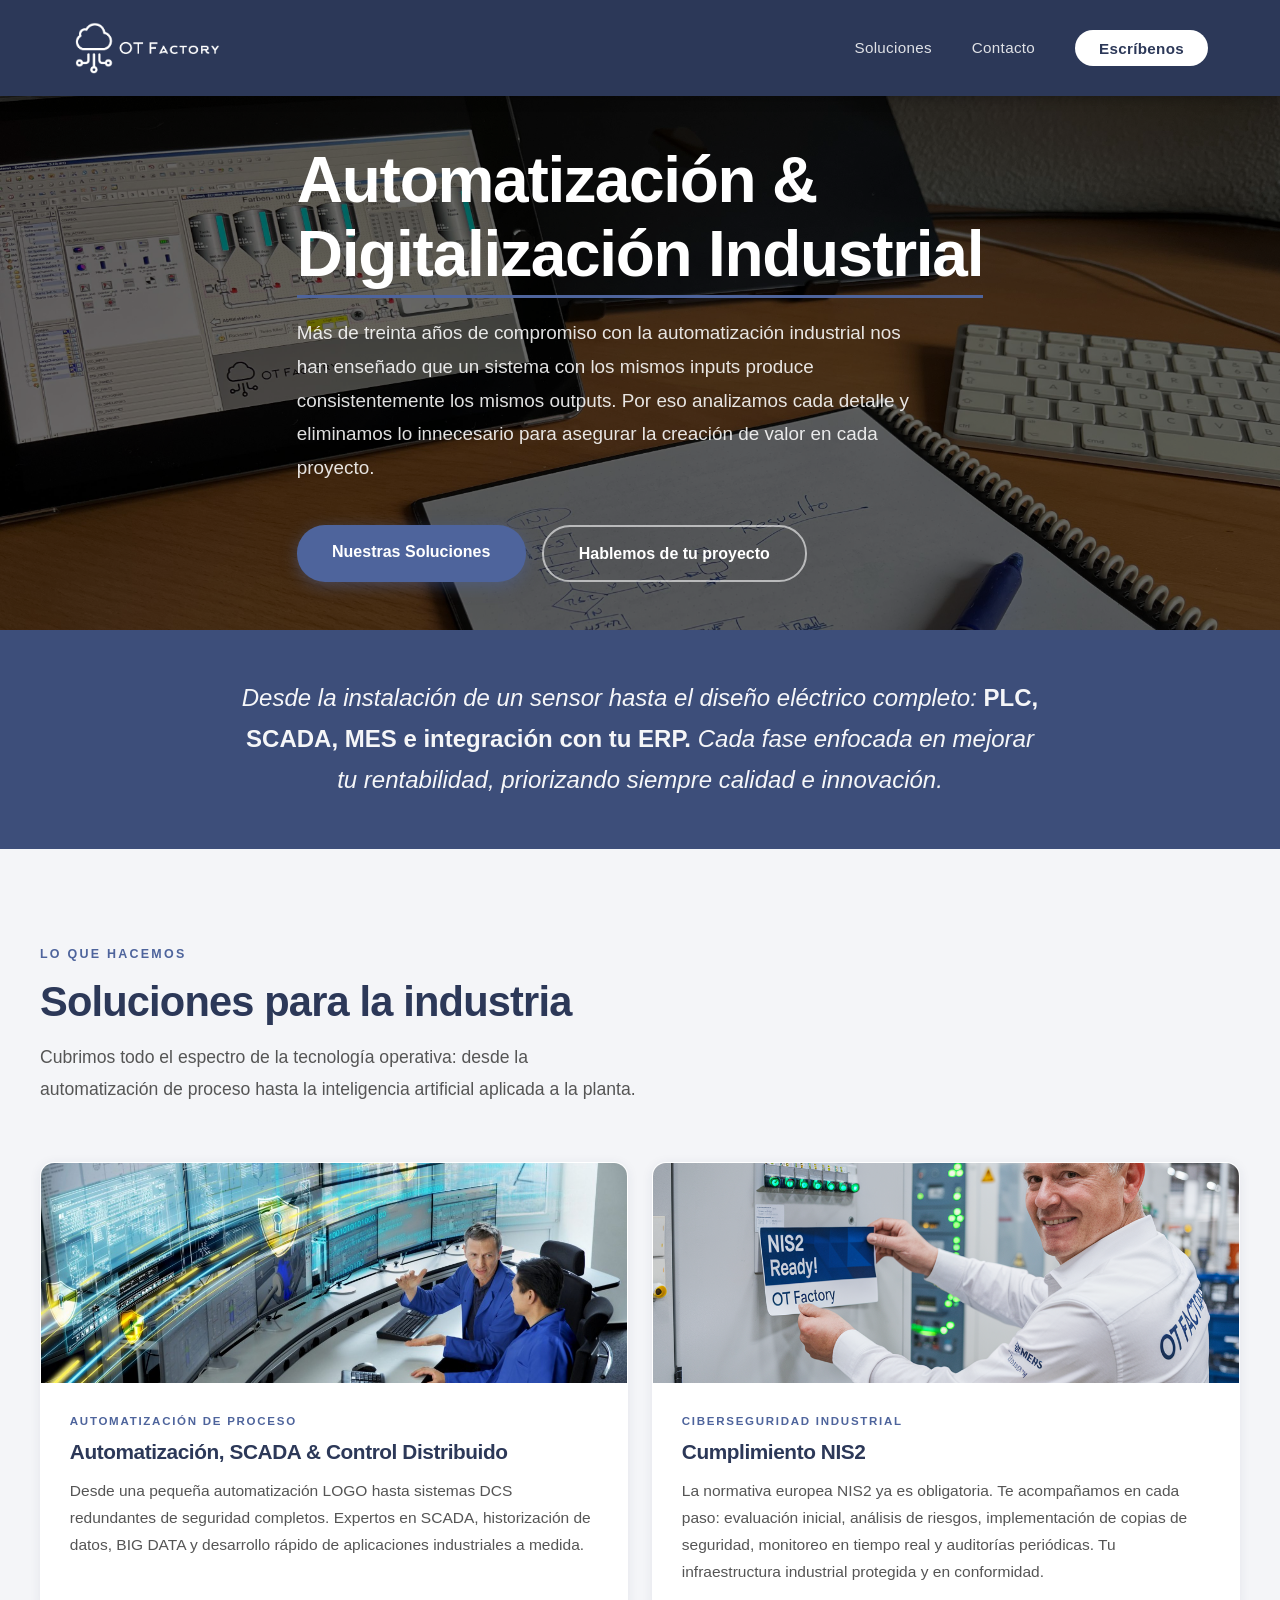
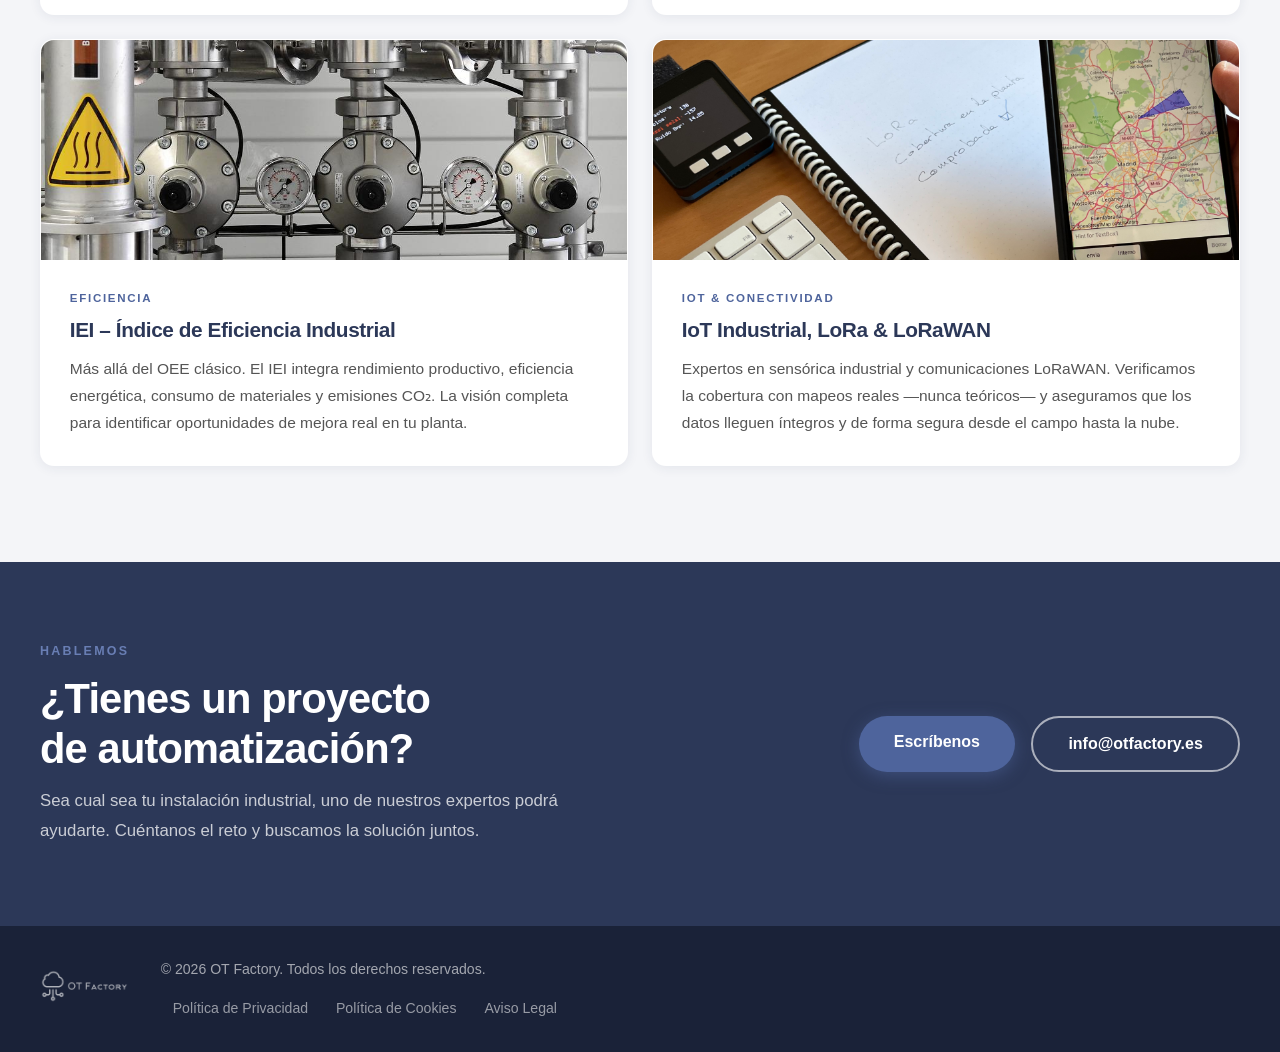
<file: index.html>
<!DOCTYPE html>
<html lang="es">
<head>
  <meta charset="UTF-8">
  <meta name="viewport" content="width=device-width, initial-scale=1.0">
  <meta name="description" content="OT Factory – Automatización industrial y digitalización. PLC, SCADA, MES, IoT, IA y ciberseguridad industrial.">
  <title>OT Factory – Automatización & Digitalización Industrial</title>
  <link rel="icon" type="image/x-icon" href="img/Fav_icon.ico">
  <link rel="stylesheet" href="css/styles.css">
</head>
<body>

  <!-- ─── HEADER ───────────────────────────────────── -->
  <header>
    <nav>
      <div class="logo">
        <a href="index.html">
          <img src="img/logo-white.png" alt="OT Factory">
        </a>
      </div>
      <button class="nav-toggle" aria-label="Menú" onclick="this.parentElement.querySelector('.nav-links').classList.toggle('open')">
        <span></span><span></span><span></span>
      </button>
      <ul class="nav-links">
        <li><a href="#soluciones">Soluciones</a></li>
        <li><a href="contact.html">Contacto</a></li>
        <li><a href="contact.html" class="nav-cta">Escríbenos</a></li>
      </ul>
    </nav>
  </header>

  <!-- ─── HERO ─────────────────────────────────────── -->
  <section class="hero">
    <div class="hero-bg"></div>
    <div class="hero-content">
      <h1>Automatización &amp;<br><em>Digitalización Industrial</em></h1>
      <p class="hero-desc">
        Más de treinta años de compromiso con la automatización industrial nos han enseñado
        que un sistema con los mismos inputs produce consistentemente los mismos outputs.
        Por eso analizamos cada detalle y eliminamos lo innecesario para asegurar
        la creación de valor en cada proyecto.
      </p>
      <div class="hero-actions">
        <a href="#soluciones" class="btn-primary">Nuestras Soluciones</a>
        <a href="contact.html" class="btn-outline">Hablemos de tu proyecto</a>
      </div>
    </div>
  </section>

  <!-- ─── INTRO STRIP ──────────────────────────────── -->
  <div class="intro-strip">
    <blockquote>
      Desde la instalación de un sensor hasta el diseño eléctrico completo:
      <strong>PLC, SCADA, MES e integración con tu ERP.</strong>
      Cada fase enfocada en mejorar tu rentabilidad, priorizando siempre calidad e innovación.
    </blockquote>
  </div>

  <!-- ─── SOLUCIONES ───────────────────────────────── -->
  <section class="solutions" id="soluciones">
    <div class="solutions-header">
      <span class="section-eyebrow">Lo que hacemos</span>
      <h2 class="section-title">Soluciones para la industria</h2>
      <p class="section-lead">
        Cubrimos todo el espectro de la tecnología operativa: desde la automatización de proceso
        hasta la inteligencia artificial aplicada a la planta.
      </p>
    </div>

    <div class="solutions-grid">
      <!-- Card 1: Automatización primero -->
      <article class="solution-card">
        <img src="img/scada.jpg" alt="Panel SCADA industrial" class="solution-card-img">
        <div class="solution-card-body">
          <span class="solution-card-tag">Automatización de Proceso</span>
          <h3>Automatización, SCADA & Control Distribuido</h3>
          <p>
            Desde una pequeña automatización LOGO hasta sistemas DCS redundantes de seguridad completos.
            Expertos en SCADA, historización de datos, BIG DATA y desarrollo rápido de aplicaciones
            industriales a medida.
          </p>
        </div>
      </article>

      <!-- Card 2: NIS2 -->
      <article class="solution-card">
        <img src="img/nis2.webp" alt="Cumplimiento NIS2 en planta industrial" class="solution-card-img">
        <div class="solution-card-body">
          <span class="solution-card-tag">Ciberseguridad Industrial</span>
          <h3>Cumplimiento NIS2</h3>
          <p>
            La normativa europea NIS2 ya es obligatoria. Te acompañamos en cada paso:
            evaluación inicial, análisis de riesgos, implementación de copias de seguridad,
            monitoreo en tiempo real y auditorías periódicas. Tu infraestructura industrial
            protegida y en conformidad.
          </p>
        </div>
      </article>

      <!-- Card 3 -->
      <article class="solution-card">
        <img src="img/industry.jpg" alt="Planta industrial digitalizada" class="solution-card-img">
        <div class="solution-card-body">
          <span class="solution-card-tag">Eficiencia</span>
          <h3>IEI – Índice de Eficiencia Industrial</h3>
          <p>
            Más allá del OEE clásico. El IEI integra rendimiento productivo, eficiencia energética,
            consumo de materiales y emisiones CO₂. La visión completa para identificar
            oportunidades de mejora real en tu planta.
          </p>
        </div>
      </article>

      <!-- Card 4 -->
      <article class="solution-card">
        <img src="img/lora.jpg" alt="Mapa de cobertura LoRaWAN" class="solution-card-img">
        <div class="solution-card-body">
          <span class="solution-card-tag">IoT & Conectividad</span>
          <h3>IoT Industrial, LoRa & LoRaWAN</h3>
          <p>
            Expertos en sensórica industrial y comunicaciones LoRaWAN. Verificamos la cobertura
            con mapeos reales —nunca teóricos— y aseguramos que los datos lleguen íntegros
            y de forma segura desde el campo hasta la nube.
          </p>
        </div>
      </article>
    </div>
  </section>

  <!-- ─── CTA CONTACTO ────────────────────────────────── -->
  <section class="contact-cta" id="contacto">
    <div class="contact-cta-inner">
      <div>
        <span class="section-eyebrow" style="color: var(--accent);">Hablemos</span>
        <h2>¿Tienes un proyecto<br>de automatización?</h2>
        <p>Sea cual sea tu instalación industrial, uno de nuestros expertos podrá ayudarte. Cuéntanos el reto y buscamos la solución juntos.</p>
      </div>
      <div class="contact-cta-actions">
        <a href="contact.html" class="btn-primary">Escríbenos</a>
        <a href="mailto:info@otfactory.es" class="btn-outline">info@otfactory.es</a>
      </div>
    </div>
  </section>

  <!-- ─── FOOTER ────────────────────────────────────── -->
  <footer>
    <div class="footer-inner">
      <div class="footer-logo">
        <img src="img/logo-white.png" alt="OT Factory">
      </div>
      <div class="footer-text">
        <p>&copy; 2026 OT Factory. Todos los derechos reservados.</p>
        <div class="footer-links">
          <a href="#">Política de Privacidad</a>
          <a href="#">Política de Cookies</a>
          <a href="#">Aviso Legal</a>
        </div>
      </div>
    </div>
  </footer>


</body>
</html>
</file>
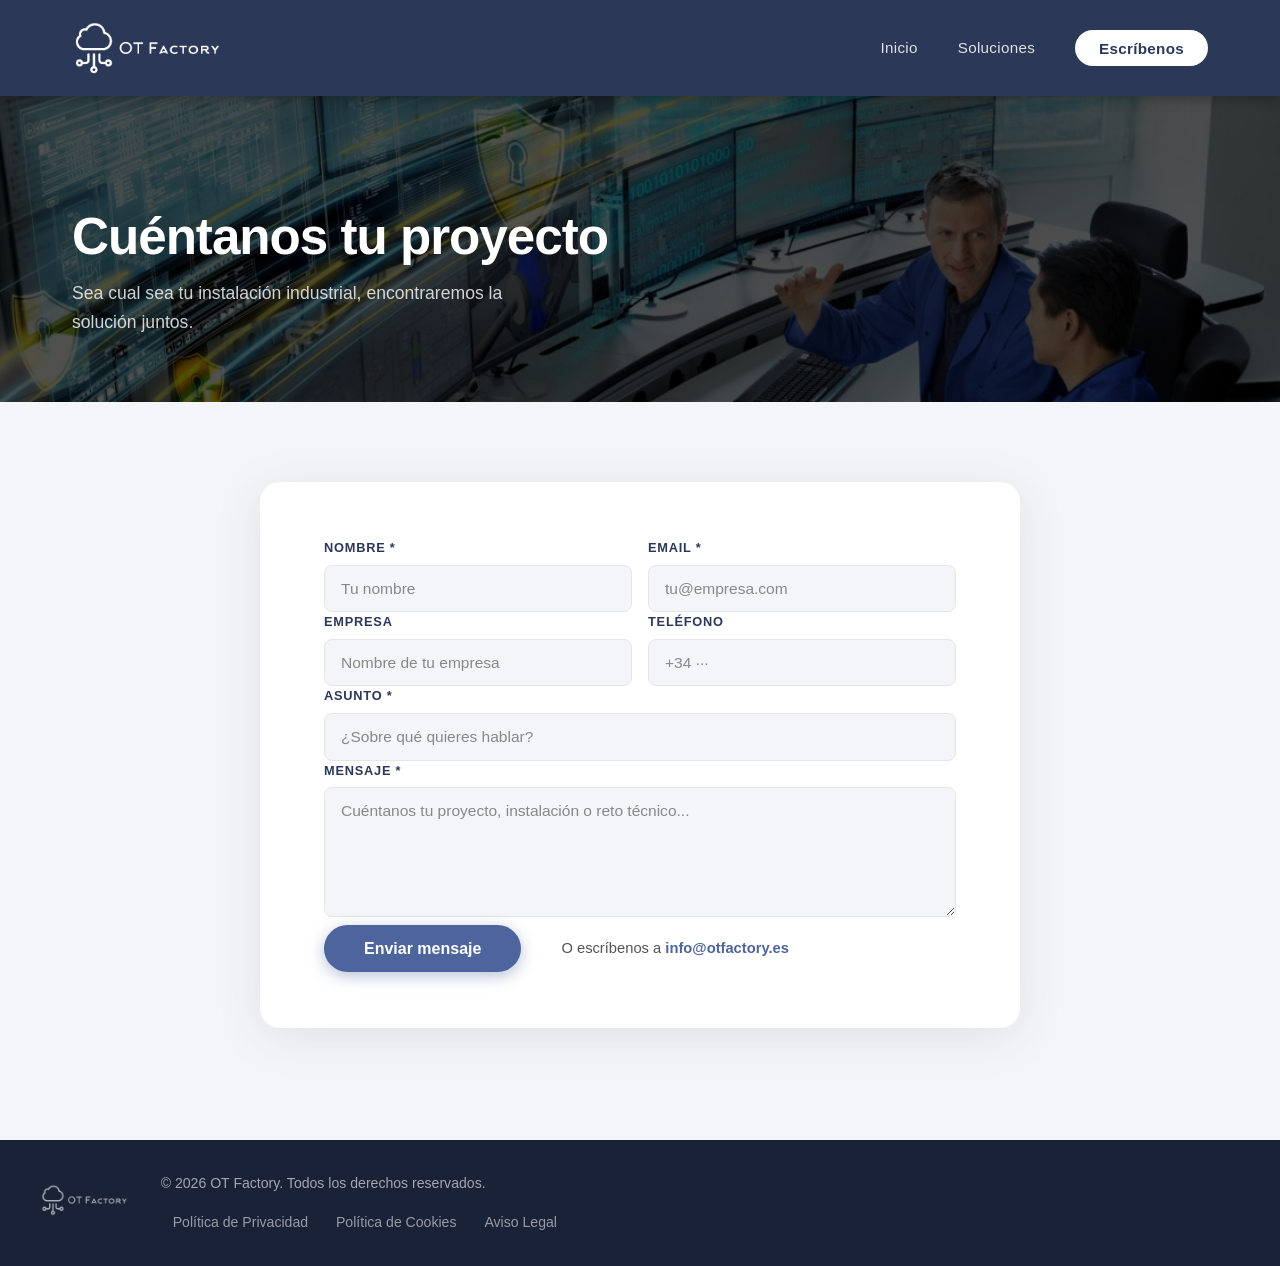
<file: contact.html>
<!DOCTYPE html>
<html lang="es">
<head>
  <meta charset="UTF-8">
  <meta name="viewport" content="width=device-width, initial-scale=1.0">
  <meta name="description" content="Contacta con OT Factory para tu proyecto de automatización industrial">
  <title>Contacto – OT Factory</title>
  <link rel="icon" type="image/x-icon" href="img/Fav_icon.ico">
  <link rel="stylesheet" href="css/styles.css">
</head>
<body>

  <!-- ─── HEADER ───────────────────────────────────── -->
  <header>
    <nav>
      <div class="logo">
        <a href="index.html">
          <img src="img/logo-white.png" alt="OT Factory">
        </a>
      </div>
      <button class="nav-toggle" aria-label="Menú" onclick="this.parentElement.querySelector('.nav-links').classList.toggle('open')">
        <span></span><span></span><span></span>
      </button>
      <ul class="nav-links">
        <li><a href="index.html">Inicio</a></li>
        <li><a href="index.html#soluciones">Soluciones</a></li>
        <li><a href="contact.html" class="nav-cta">Escríbenos</a></li>
      </ul>
    </nav>
  </header>

  <!-- ─── CONTACT MAIN ─────────────────────────────── -->
  <main id="contact-main">

    <!-- Hero strip -->
    <div class="contact-hero">
      <div class="contact-hero-bg"></div>
      <div class="contact-hero-content">
        <h1>Cuéntanos tu proyecto</h1>
        <p>Sea cual sea tu instalación industrial, encontraremos la solución juntos.</p>
      </div>
    </div>

    <!-- Form section -->
    <div class="contact-form-section">
      <div class="contact-form-card">
        <form action="https://api.web3forms.com/submit" method="POST">
          <input type="hidden" name="access_key" value="b4d6295d-f645-469c-8a57-26936ec2b3ee">
          <input type="hidden" name="subject" value="Nuevo mensaje desde otfactory.es">
          <input type="hidden" name="from_name" value="OT Factory Web">
          <input type="hidden" name="redirect" value="https://otfactory.es/contact.html?enviado=1">
          <input type="checkbox" name="botcheck" style="display:none">

          <div class="form-row">
            <div class="form-group">
              <label for="name">Nombre *</label>
              <input type="text" id="name" name="name" placeholder="Tu nombre" required>
            </div>
            <div class="form-group">
              <label for="email">Email *</label>
              <input type="email" id="email" name="email" placeholder="tu@empresa.com" required>
            </div>
          </div>

          <div class="form-row">
            <div class="form-group">
              <label for="company">Empresa</label>
              <input type="text" id="company" name="company" placeholder="Nombre de tu empresa">
            </div>
            <div class="form-group">
              <label for="phone">Teléfono</label>
              <input type="tel" id="phone" name="phone" placeholder="+34 ···">
            </div>
          </div>

          <div class="form-group">
            <label for="subject">Asunto *</label>
            <input type="text" id="subject" name="subject" placeholder="¿Sobre qué quieres hablar?" required>
          </div>

          <div class="form-group">
            <label for="message">Mensaje *</label>
            <textarea id="message" name="message" placeholder="Cuéntanos tu proyecto, instalación o reto técnico..." required></textarea>
          </div>

          <div class="form-footer">
            <button type="submit" class="form-submit">Enviar mensaje</button>
            <p class="form-alt">O escríbenos a <a href="mailto:info@otfactory.es">info@otfactory.es</a></p>
          </div>
        </form>
      </div>
    </div>

  </main>

  <!-- ─── THANK YOU STATE ───────────────────────────── -->
  <div class="thankyou-page" id="thankyou" style="display:none">
    <div class="thankyou-bg"></div>
    <div class="thankyou-content">
      <h2>Mensaje recibido</h2>
      <p>Nos pondremos en contacto contigo en breve.<br>Mientras tanto, tómate un café.</p>
      <a href="index.html" class="btn-primary">Volver al inicio</a>
    </div>
  </div>

  <!-- ─── FOOTER ────────────────────────────────────── -->
  <footer>
    <div class="footer-inner">
      <div class="footer-logo">
        <img src="img/logo-white.png" alt="OT Factory">
      </div>
      <div class="footer-text">
        <p>&copy; 2026 OT Factory. Todos los derechos reservados.</p>
        <div class="footer-links">
          <a href="#">Política de Privacidad</a>
          <a href="#">Política de Cookies</a>
          <a href="#">Aviso Legal</a>
        </div>
      </div>
    </div>
  </footer>

  <script>
    if (new URLSearchParams(window.location.search).get('enviado') === '1') {
      document.getElementById('contact-main').style.display = 'none';
      document.getElementById('thankyou').style.display = 'block';
    }
  </script>

</body>
</html>
</file>
<file: css/styles.css>
:root {
  --primary:       #3d4e7a;
  --primary-dark:  #2c3858;
  --primary-light: #4e649c;
  --accent:        #697eb4;
  --white:         #ffffff;
  --gray-light:    #e6e6e6;
  --gray-bg:       #f4f5f8;
  --gray-text:     #555;
}

* { margin: 0; padding: 0; box-sizing: border-box; }
html { scroll-behavior: smooth; }
body {
  font-family: ui-sans-serif, -apple-system, BlinkMacSystemFont, 'Segoe UI', Roboto, 'Helvetica Neue', Arial, sans-serif;
  color: #222;
  background: var(--white);
  line-height: 1.6;
}

h1, h2, h3 {
  font-family: ui-sans-serif, -apple-system, BlinkMacSystemFont, 'Segoe UI', Roboto, sans-serif;
  letter-spacing: -0.02em;
  font-weight: 700;
}

/* ─── HEADER ─────────────────────────────────────── */
header {
  background: var(--primary-dark);
  position: sticky;
  top: 0;
  z-index: 200;
  box-shadow: 0 2px 12px rgba(0,0,0,0.3);
}

nav {
  max-width: 1200px;
  margin: 0 auto;
  padding: 1.2rem 2rem;
  display: flex;
  justify-content: space-between;
  align-items: center;
}

.logo img {
  height: 58px;
  width: auto;
  display: block;
}

.nav-links {
  list-style: none;
  display: flex;
  gap: 2.5rem;
  align-items: center;
}

.nav-links a {
  color: rgba(255,255,255,0.85);
  text-decoration: none;
  font-size: 0.95rem;
  font-weight: 500;
  letter-spacing: 0.02em;
  transition: color 0.25s;
}

.nav-links a:hover { color: var(--white); }

.nav-cta {
  background: var(--white) !important;
  color: var(--primary-dark) !important;
  padding: 0.6rem 1.5rem;
  border-radius: 25px;
  font-weight: 700 !important;
  transition: background 0.25s, color 0.25s !important;
}

.nav-cta:hover {
  background: var(--gray-light) !important;
}

/* ─── HERO ───────────────────────────────────────── */
.hero {
  position: relative;
  min-height: 48vh;
  display: flex;
  align-items: center;
  overflow: hidden;
}

.hero-bg {
  position: absolute;
  inset: 0;
  background-image: url('../img/hero-desk.jpg');
  background-size: cover;
  background-position: center 30%;
  filter: brightness(0.4);
}

.hero-content {
  position: relative;
  max-width: 1200px;
  margin: 0 auto;
  padding: 3rem 2rem;
  color: var(--white);
}

.hero-eyebrow {
  font-size: 0.85rem;
  font-weight: 700;
  letter-spacing: 0.18em;
  text-transform: uppercase;
  color: var(--accent);
  margin-bottom: 1.2rem;
}

.hero h1 {
  font-size: clamp(2.4rem, 6vw, 4rem);
  font-weight: 700;
  line-height: 1.15;
  max-width: 750px;
  margin-bottom: 1.5rem;
}

.hero h1 em {
  font-style: normal;
  color: var(--white);
  position: relative;
  display: inline;
}

.hero h1 em::after {
  content: '';
  position: absolute;
  left: 0;
  bottom: -8px;
  width: 100%;
  height: 3px;
  background: var(--primary-light);
  transform-origin: center;
  transform: scaleX(1);
}

.hero h1:hover em::after {
  animation: line-draw 1.1s cubic-bezier(0.4, 0, 0.2, 1);
}

@keyframes line-draw {
  0%   { transform: scaleX(1); transform-origin: right; }
  42%  { transform: scaleX(0); transform-origin: right; }
  58%  { transform: scaleX(0); transform-origin: left;  }
  100% { transform: scaleX(1); transform-origin: left;  }
}

.hero-desc {
  font-size: clamp(1rem, 2vw, 1.18rem);
  line-height: 1.8;
  max-width: 620px;
  color: rgba(255,255,255,0.88);
  margin-bottom: 2.5rem;
}

.hero-actions {
  display: flex;
  gap: 1rem;
  flex-wrap: wrap;
}

.btn-primary {
  background: var(--primary-light);
  color: var(--white);
  padding: 0.85rem 2.2rem;
  border-radius: 28px;
  text-decoration: none;
  font-weight: 700;
  font-size: 1rem;
  transition: all 0.25s;
  box-shadow: 0 4px 16px rgba(78,100,156,0.5);
}
.btn-primary:hover {
  background: var(--primary);
  transform: translateY(-2px);
  box-shadow: 0 6px 20px rgba(44,56,88,0.5);
}

.btn-outline {
  border: 2px solid rgba(255,255,255,0.6);
  color: var(--white);
  padding: 0.85rem 2.2rem;
  border-radius: 28px;
  text-decoration: none;
  font-weight: 600;
  font-size: 1rem;
  transition: all 0.25s;
}
.btn-outline:hover {
  border-color: var(--white);
  background: rgba(255,255,255,0.1);
}

/* ─── SECTION BASE ───────────────────────────────── */
.container {
  max-width: 1200px;
  margin: 0 auto;
  padding: 0 2rem;
}

.section-eyebrow {
  font-size: 0.78rem;
  font-weight: 700;
  letter-spacing: 0.18em;
  text-transform: uppercase;
  color: var(--primary-light);
  margin-bottom: 0.75rem;
  display: block;
}

.section-title {
  font-size: clamp(1.8rem, 4vw, 2.6rem);
  font-weight: 700;
  color: var(--primary-dark);
  line-height: 1.2;
  margin-bottom: 1rem;
}

.section-lead {
  color: var(--gray-text);
  font-size: 1.1rem;
  max-width: 600px;
  line-height: 1.8;
}

/* ─── INTRO STRIP ────────────────────────────────── */
.intro-strip {
  background: var(--primary);
  color: var(--white);
  padding: 3rem 2rem;
  text-align: center;
}

.intro-strip blockquote {
  font-size: clamp(1.1rem, 2.5vw, 1.5rem);
  font-style: italic;
  max-width: 800px;
  margin: 0 auto;
  line-height: 1.7;
  opacity: 0.95;
}

.intro-strip blockquote strong { font-style: normal; }

/* ─── SOLUTIONS ──────────────────────────────────── */
.solutions {
  padding: 6rem 2rem;
  background: var(--gray-bg);
}

.solutions-header {
  max-width: 1200px;
  margin: 0 auto 3.5rem;
}

.solutions-grid {
  max-width: 1200px;
  margin: 0 auto;
  display: grid;
  grid-template-columns: repeat(2, 1fr);
  gap: 1.5rem;
}

.solution-card {
  background: var(--white);
  border-radius: 14px;
  overflow: hidden;
  display: flex;
  flex-direction: column;
  box-shadow: 0 2px 12px rgba(44,56,88,0.08);
  transition: transform 0.3s, box-shadow 0.3s;
  border: 1px solid transparent;
}

.solution-card:hover {
  transform: translateY(-6px);
  box-shadow: 0 12px 32px rgba(44,56,88,0.16);
  border-color: var(--primary-light);
}

.solution-card-img {
  width: 100%;
  height: 220px;
  object-fit: cover;
  object-position: center;
  display: block;
}

.solution-card-body {
  padding: 1.8rem;
  flex: 1;
  display: flex;
  flex-direction: column;
}

.solution-card-tag {
  font-size: 0.72rem;
  font-weight: 700;
  letter-spacing: 0.15em;
  text-transform: uppercase;
  color: var(--primary-light);
  margin-bottom: 0.5rem;
}

.solution-card h3 {
  font-size: 1.3rem;
  font-weight: 700;
  color: var(--primary-dark);
  margin-bottom: 0.75rem;
  line-height: 1.3;
}

.solution-card p {
  color: var(--gray-text);
  font-size: 0.97rem;
  line-height: 1.75;
  flex: 1;
}

/* ─── CONTACT CTA ────────────────────────────────── */
.contact-cta {
  background: var(--primary-dark);
  padding: 5rem 2rem;
  color: var(--white);
}

.contact-cta-inner {
  max-width: 1200px;
  margin: 0 auto;
  display: flex;
  justify-content: space-between;
  align-items: center;
  gap: 3rem;
  flex-wrap: wrap;
}

.contact-cta-inner h2 {
  font-size: clamp(1.8rem, 4vw, 2.6rem);
  font-weight: 700;
  line-height: 1.2;
  margin-bottom: 0.75rem;
}

.contact-cta-inner p {
  color: rgba(255,255,255,0.75);
  font-size: 1.05rem;
  line-height: 1.8;
  max-width: 520px;
}

.contact-cta-actions {
  display: flex;
  gap: 1rem;
  flex-wrap: wrap;
  flex-shrink: 0;
}

@media (max-width: 700px) {
  .contact-cta-inner {
    flex-direction: column;
    align-items: flex-start;
  }
  .contact-cta-actions {
    flex-direction: column;
    width: 100%;
  }
  .contact-cta-actions .btn-primary,
  .contact-cta-actions .btn-outline {
    text-align: center;
  }
}

/* ─── CONTACT PAGE ───────────────────────────────── */
.contact-hero {
  position: relative;
  min-height: 34vh;
  display: flex;
  align-items: flex-end;
  overflow: hidden;
}

.contact-hero-bg {
  position: absolute;
  inset: 0;
  background-image: url('../img/visual-industrial-security-pcs7.jpg');
  background-size: cover;
  background-position: center 45%;
  filter: brightness(0.32);
}

.contact-hero-content {
  position: relative;
  max-width: 1200px;
  width: 100%;
  margin: 0 auto;
  padding: 3.5rem 2rem 4rem;
  color: var(--white);
}

.contact-hero-content .section-eyebrow {
  color: var(--white);
  font-size: 0.9rem;
  opacity: 0.9;
}

.contact-hero-content h1 {
  font-size: clamp(2rem, 5vw, 3.2rem);
  font-weight: 700;
  line-height: 1.15;
  margin: 0.5rem 0 0.75rem;
}

.contact-hero-content p {
  font-size: 1.1rem;
  color: rgba(255,255,255,0.8);
  max-width: 480px;
  line-height: 1.7;
}

.contact-form-section {
  background: var(--gray-bg);
  padding: 5rem 2rem 7rem;
}

.contact-form-card {
  max-width: 760px;
  margin: 0 auto;
  background: var(--white);
  border-radius: 20px;
  padding: 3.5rem 4rem;
  box-shadow: 0 8px 48px rgba(44,56,88,0.10);
}

.contact-form-card .form-group label {
  color: var(--primary-dark);
  font-size: 0.8rem;
  font-weight: 700;
  letter-spacing: 0.06em;
  text-transform: uppercase;
}

.contact-form-card .form-group input,
.contact-form-card .form-group textarea {
  background: var(--gray-bg);
  border: 1.5px solid var(--gray-light);
  color: #1a2238;
}

.contact-form-card .form-group input:focus,
.contact-form-card .form-group textarea:focus {
  background: var(--white);
  border-color: var(--primary-light);
  box-shadow: 0 0 0 3px rgba(78,100,156,0.15);
}

.form-footer {
  display: flex;
  align-items: center;
  gap: 2.5rem;
  flex-wrap: wrap;
  margin-top: 0.5rem;
}

.form-alt {
  font-size: 0.92rem;
  color: var(--gray-text);
}

.form-alt a {
  color: var(--primary-light);
  text-decoration: none;
  font-weight: 600;
}

.form-alt a:hover { text-decoration: underline; }

/* ─── THANK YOU PAGE ─────────────────────────────── */
.thankyou-page {
  position: relative;
  min-height: calc(100vh - 82px - 72px);
  display: flex;
  align-items: center;
  justify-content: center;
  overflow: hidden;
  text-align: center;
}

.thankyou-bg {
  position: absolute;
  inset: 0;
  background-image: url('../img/thankyou.jpg');
  background-size: cover;
  background-position: center;
  filter: brightness(0.45);
}

.thankyou-content {
  position: relative;
  color: var(--white);
  padding: 3rem 2rem;
  max-width: 560px;
}

.thankyou-content h2 {
  font-size: clamp(2.2rem, 5vw, 3.5rem);
  font-weight: 700;
  margin-bottom: 1rem;
}

.thankyou-content p {
  font-size: 1.15rem;
  color: rgba(255,255,255,0.82);
  line-height: 1.8;
  margin-bottom: 2.5rem;
}

@media (max-width: 700px) {
  .contact-form-card {
    padding: 2.5rem 1.5rem;
    border-radius: 14px;
  }
  .form-footer {
    flex-direction: column;
    align-items: flex-start;
    gap: 1.25rem;
  }
  .form-submit { width: 100%; text-align: center; }
}

/* ─── CONTACT BANNER ─────────────────────────────── */
.contact-banner {
  background: var(--primary-dark);
  padding: 5rem 2rem;
  color: var(--white);
}

.contact-banner-inner {
  max-width: 1200px;
  margin: 0 auto;
  display: grid;
  grid-template-columns: 1fr 1fr;
  gap: 5rem;
  align-items: start;
}

.contact-banner h2 {
  font-size: clamp(1.8rem, 4vw, 2.6rem);
  font-weight: 700;
  line-height: 1.2;
  margin-bottom: 1rem;
}

.contact-banner p {
  color: rgba(255,255,255,0.75);
  font-size: 1.05rem;
  line-height: 1.8;
  margin-bottom: 2rem;
}

.contact-details {
  margin-top: 2rem;
  display: flex;
  flex-direction: column;
  gap: 1.2rem;
}

.contact-detail-item {
  display: flex;
  flex-direction: column;
  gap: 0.2rem;
}

.contact-detail-item span:first-child {
  font-size: 0.75rem;
  font-weight: 700;
  letter-spacing: 0.15em;
  text-transform: uppercase;
  color: var(--accent);
}

.contact-detail-item a,
.contact-detail-item span:last-child {
  color: var(--white);
  text-decoration: none;
  font-size: 1rem;
  transition: opacity 0.2s;
}

.contact-detail-item a:hover { opacity: 0.75; }

/* FORM */
.contact-form {
  display: flex;
  flex-direction: column;
  gap: 1.2rem;
}

.form-row {
  display: grid;
  grid-template-columns: 1fr 1fr;
  gap: 1rem;
}

.form-group {
  display: flex;
  flex-direction: column;
  gap: 0.4rem;
}

.form-group label {
  font-size: 0.82rem;
  font-weight: 700;
  letter-spacing: 0.05em;
  color: var(--white);
  text-transform: uppercase;
}

.form-group input,
.form-group textarea {
  background: #ffffff;
  border: 2px solid transparent;
  border-radius: 8px;
  padding: 0.85rem 1rem;
  color: #1a2238;
  font-family: inherit;
  font-size: 0.97rem;
  transition: border-color 0.25s, box-shadow 0.25s;
}

.form-group input::placeholder,
.form-group textarea::placeholder {
  color: #888;
}

.form-group input:focus,
.form-group textarea:focus {
  outline: none;
  border-color: var(--accent);
  box-shadow: 0 0 0 3px rgba(105,126,180,0.35);
}

.form-group textarea {
  resize: vertical;
  min-height: 130px;
}

.form-submit {
  align-self: flex-start;
  background: var(--primary-light);
  color: var(--white);
  border: none;
  padding: 0.9rem 2.5rem;
  border-radius: 28px;
  font-size: 1rem;
  font-weight: 700;
  cursor: pointer;
  transition: all 0.25s;
  box-shadow: 0 4px 16px rgba(78,100,156,0.4);
}

.form-submit:hover {
  background: var(--accent);
  transform: translateY(-2px);
}

/* ─── FOOTER ─────────────────────────────────────── */
footer {
  background: #1a2238;
  color: rgba(255,255,255,0.6);
  padding: 2rem 2.5rem;
  font-size: 0.88rem;
}

.footer-inner {
  max-width: 1200px;
  margin: 0 auto;
  display: flex;
  align-items: center;
  gap: 2rem;
}

.footer-logo img {
  height: 34px;
  width: auto;
  opacity: 0.65;
  flex-shrink: 0;
}

.footer-text {
  display: flex;
  flex-direction: column;
  gap: 0.3rem;
}

@media (max-width: 600px) {
  .footer-inner {
    flex-direction: column;
    align-items: center;
    text-align: center;
    gap: 1rem;
  }
}

footer a {
  color: rgba(255,255,255,0.55);
  text-decoration: none;
  margin: 0 0.75rem;
  transition: color 0.2s;
}

footer a:hover { color: var(--white); }

.footer-links {
  margin-top: 0.75rem;
}

/* ─── MOBILE NAV TOGGLE ──────────────────────────── */
.nav-toggle {
  display: none;
  background: none;
  border: none;
  cursor: pointer;
  padding: 0.5rem;
  flex-direction: column;
  gap: 5px;
}

.nav-toggle span {
  display: block;
  width: 26px;
  height: 2px;
  background: var(--white);
  border-radius: 2px;
  transition: all 0.3s;
}

/* ─── RESPONSIVE ─────────────────────────────────── */
@media (max-width: 900px) {
  .solutions-grid {
    grid-template-columns: 1fr;
  }

  .contact-banner-inner {
    grid-template-columns: 1fr;
    gap: 3rem;
  }
}

@media (max-width: 700px) {
  .nav-toggle { display: flex; }

  .nav-links {
    display: none;
    position: absolute;
    top: 100%;
    left: 0; right: 0;
    background: var(--primary-dark);
    flex-direction: column;
    padding: 1.5rem 2rem;
    gap: 1.25rem;
    border-top: 1px solid rgba(255,255,255,0.1);
  }

  .nav-links.open { display: flex; }

  nav { position: relative; }

  .hero { min-height: 70vh; }
  .hero h1 { font-size: 2.2rem; }

  .solutions { padding: 4rem 1.5rem; }
  .contact-banner { padding: 4rem 1.5rem; }

  .form-row { grid-template-columns: 1fr; }

  .form-submit { width: 100%; text-align: center; }
}
</file>
